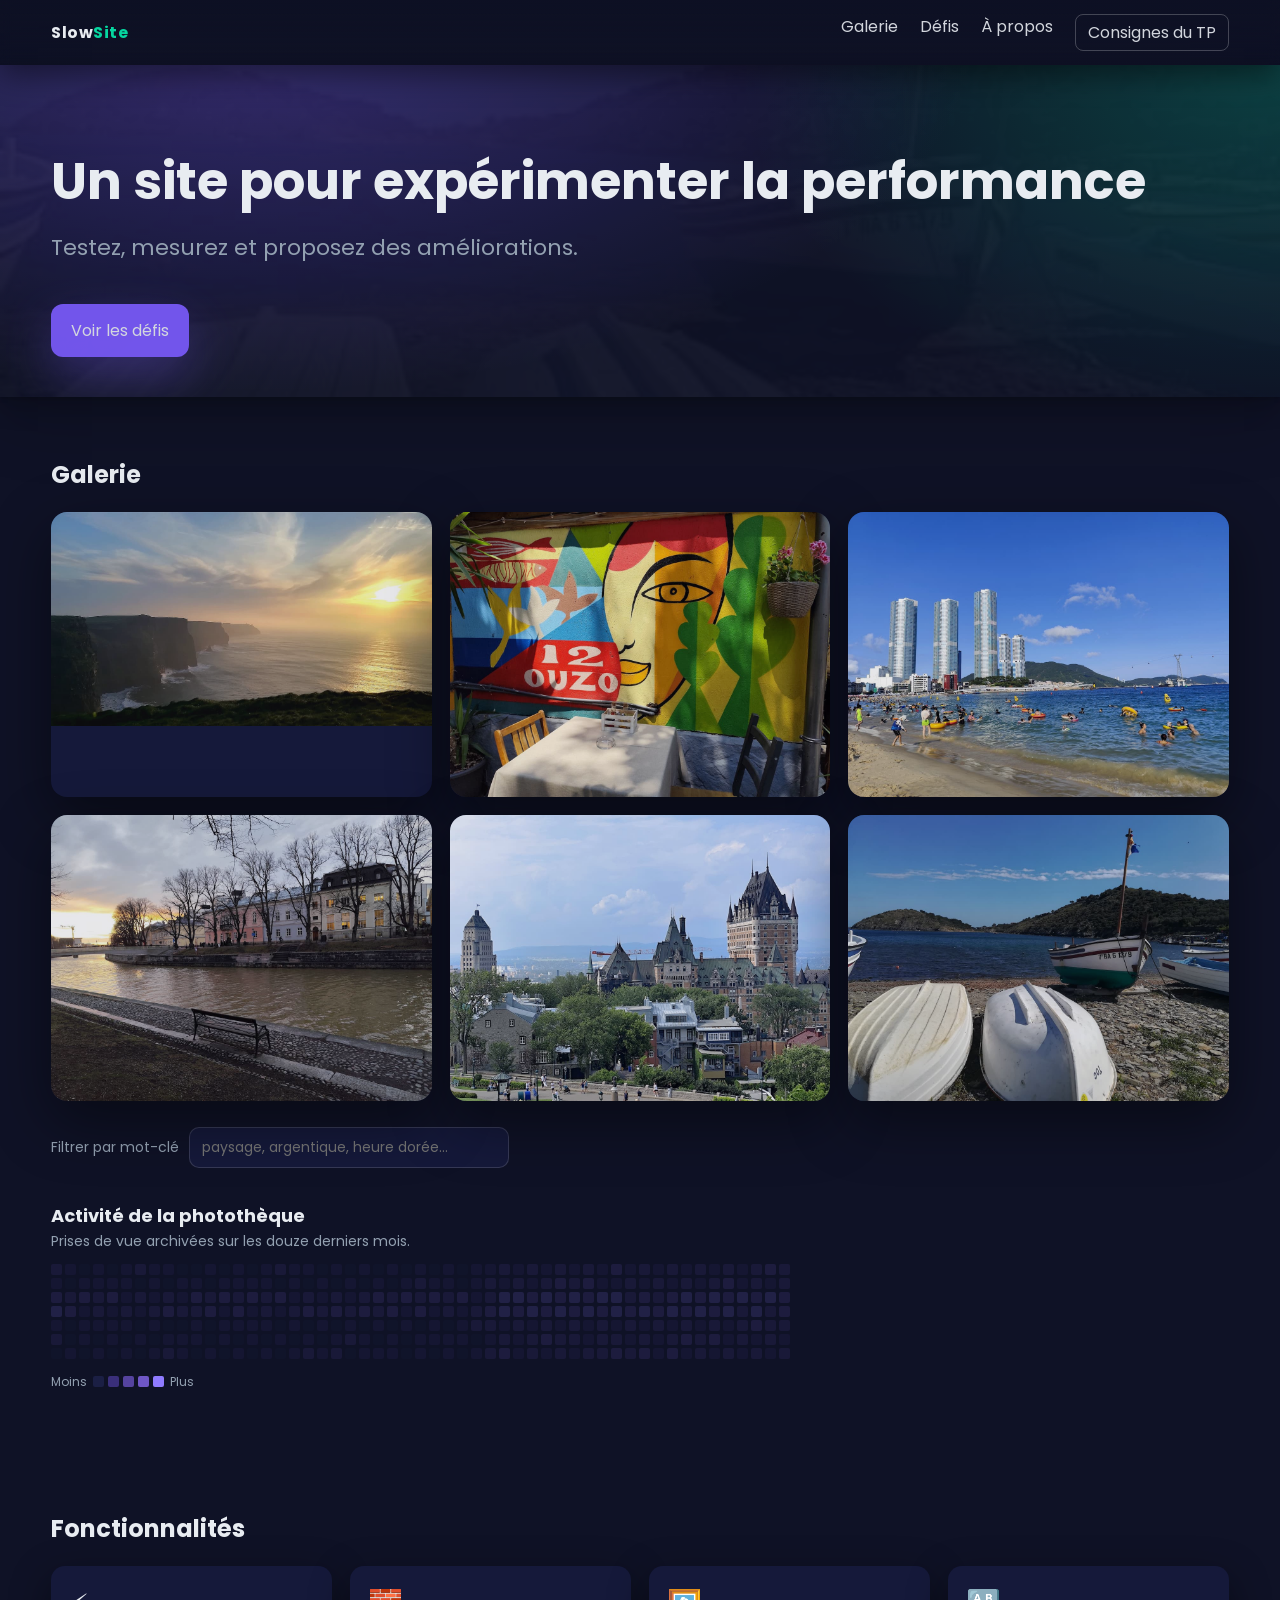
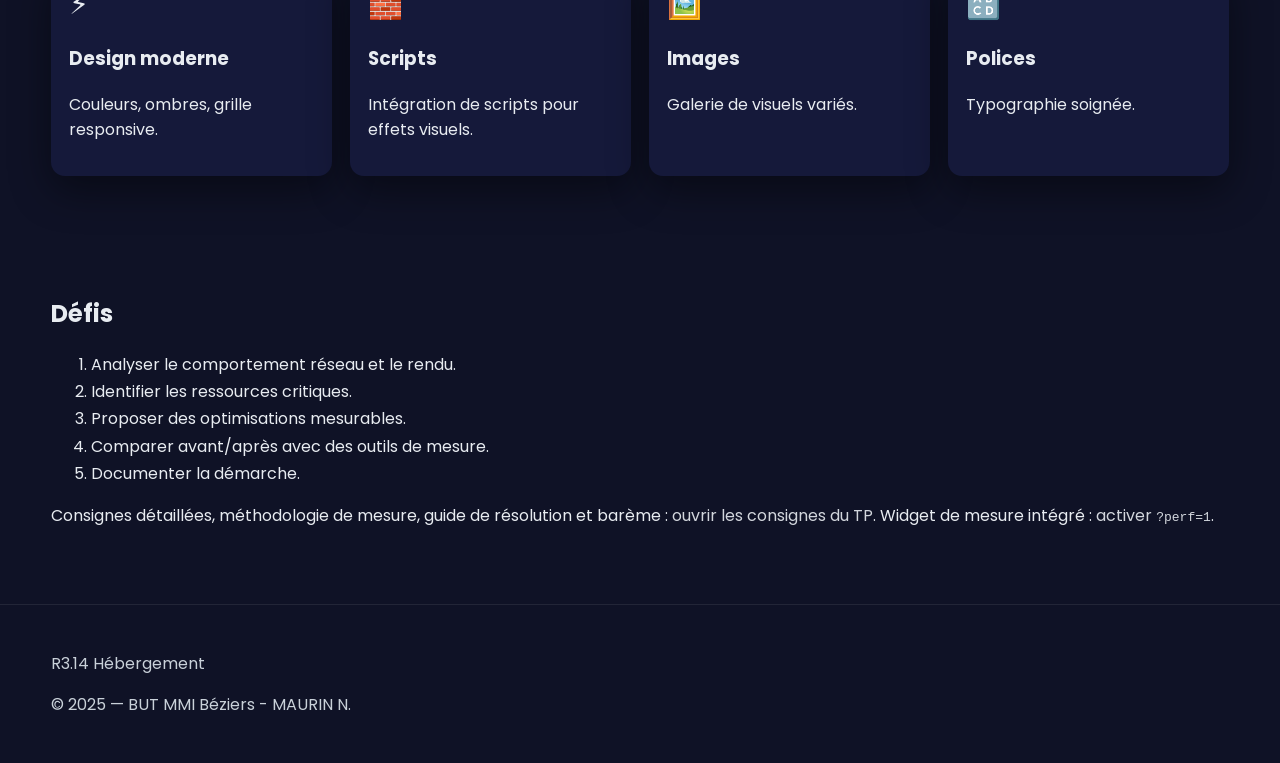
<file: index.html>
<!DOCTYPE html>
<html lang="fr">
  <head>
    <meta charset="utf-8" />
    <meta name="viewport" content="width=device-width, initial-scale=1" />
    <title>Site non optimisé...</title>

    <link rel="icon" type="image/png" href="img/favicon.png" />
    <link rel="stylesheet" href="css/styles.css" />
    <script src="js/app.js" defer></script>
    <script src="js/analytics.js" defer></script>

    <!-- ===== Infrastructure du TP : hors exercice =====================
         Le bouton « Consignes » et sa fenêtre ne font pas partie du site à
         optimiser. Inutile de les analyser, les optimiser ou les supprimer.
         Volontairement en ligne : aucune requête supplémentaire, et rien ne
         casse quand vous réécrivez css/styles.css ou js/app.js.
         ================================================================ -->
    <style>
      .tp-link{border:1px solid rgba(255,255,255,.25);border-radius:8px;padding:5px 12px}
      .tp-link:hover{background:rgba(255,255,255,.08)}
      /* Cette entrée de menu supplémentaire fait déborder la barre sur petit
         écran : on autorise le retour à la ligne. */
      @media (max-width:640px){
        .menu{flex-wrap:wrap;justify-content:flex-end;gap:8px 14px}
      }
      #tp-modal{width:min(1000px,94vw);height:min(86vh,900px);padding:0;border:0;
        border-radius:14px;background:#0f1226;color:#E8ECF1;overflow:hidden}
      #tp-modal::backdrop{background:rgba(4,6,18,.72)}
      .tp-modal-bar{display:flex;align-items:center;justify-content:space-between;
        gap:12px;padding:10px 14px;border-bottom:1px solid rgba(255,255,255,.12);
        font:600 15px/1.3 system-ui,Segoe UI,Roboto,Arial,sans-serif}
      .tp-modal-bar button{background:transparent;color:#E8ECF1;cursor:pointer;
        border:1px solid rgba(255,255,255,.25);border-radius:8px;padding:5px 11px;font:inherit}
      .tp-modal-bar button:hover{background:rgba(255,255,255,.1)}
      #tp-modal iframe{display:block;width:100%;height:calc(100% - 45px);border:0}
    </style>
  </head>
  <body>
    <div class="topbar">
      <div class="container nav">
        <div class="logo">Slow<span>Site</span></div>
        <div class="menu">
          <a href="#galerie">Galerie</a>
          <a href="#defis">Défis</a>
          <a href="#apropos">À propos</a>
          <a class="tp-link js-consignes" href="consignes.html">Consignes du TP</a>
        </div>
      </div>
    </div>

    <div class="hero">
      <div class="container hero-inner">
        <div class="hero-text">
          <h1>Un site pour expérimenter la performance</h1>
          <p>Testez, mesurez et proposez des améliorations.</p>
          <a class="cta" href="#defis">Voir les défis</a>
        </div>
      </div>
    </div>

    <div id="galerie" class="section gallery">
      <div class="container">
        <h2>Galerie</h2>
        <div class="grid">
          <div class="card" data-mots="paysage montagne aube brume grand angle">
            <a href="img1.html"><img src="img/img1.jpg" alt="Image 1" width="1200" height="677" /></a>
          </div>
          <div class="card" data-mots="architecture ville façade contraste élevé">
            <a href="img2.html"><img src="img/img2.jpg" alt="Image 2" width="1200" height="900" /></a>
          </div>
          <div class="card" data-mots="portrait studio clair-obscur noir profond">
            <a href="img3.html"><img src="img/img3.jpg" alt="Image 3" width="1200" height="900" /></a>
          </div>
          <div class="card" data-mots="littoral falaise heure dorée pose longue">
            <a href="img4.html"><img src="img/img4.jpg" alt="Image 4" width="1200" height="900" /></a>
          </div>
          <div class="card" data-mots="photo de rue ruelle silhouette monochrome">
            <a href="img5.html"><img src="img/img5.jpg" alt="Image 5" width="1200" height="900" /></a>
          </div>
          <div class="card" data-mots="forêt sentier lumière rasante macro">
            <a href="img6.html"><img src="img/img6.jpg" alt="Image 6" width="1200" height="900" /></a>
          </div>
        </div>
        <div class="gallery-filter">
          <label for="q">Filtrer par mot-clé</label>
          <input id="q" type="search" list="motscles" autocomplete="off"
                 placeholder="paysage, argentique, heure dorée…" />
          <datalist id="motscles"></datalist>
          <p id="filter-info" class="filter-info"></p>
        </div>

        <div class="activity">
          <h3 class="activity-title">Activité de la photothèque</h3>
          <p class="activity-sub">Prises de vue archivées sur les douze derniers mois.</p>
          <div class="activity-scroll">
            <div id="calendrier" class="calendar"></div>
          </div>
          <p class="activity-legend">
            <span>Moins</span>
            <i class="lvl lvl-0"></i><i class="lvl lvl-1"></i><i class="lvl lvl-2"></i><i class="lvl lvl-3"></i><i class="lvl lvl-4"></i>
            <span>Plus</span>
          </p>
        </div>
      </div>
    </div>

    <div id="apropos" class="section features">
      <div class="container">
        <h2>Fonctionnalités</h2>
        <div class="features-grid">
          <div class="feature">
            <div class="icon">⚡</div>
            <h3>Design moderne</h3>
            <p>Couleurs, ombres, grille responsive.</p>
          </div>
          <div class="feature">
            <div class="icon">🧱</div>
            <h3>Scripts</h3>
            <p>Intégration de scripts pour effets visuels.</p>
          </div>
          <div class="feature">
            <div class="icon">🖼️</div>
            <h3>Images</h3>
            <p>Galerie de visuels variés.</p>
          </div>
          <div class="feature">
            <div class="icon">🔠</div>
            <h3>Polices</h3>
            <p>Typographie soignée.</p>
          </div>
        </div>
      </div>
    </div>

    <div id="defis" class="section challenges">
      <div class="container">
        <h2>Défis</h2>
        <ol>
          <li>Analyser le comportement réseau et le rendu.</li>
          <li>Identifier les ressources critiques.</li>
          <li>Proposer des optimisations mesurables.</li>
          <li>Comparer avant/après avec des outils de mesure.</li>
          <li>Documenter la démarche.</li>
        </ol>
        <p>
          Consignes détaillées, méthodologie de mesure, guide de résolution et
          barème : <a class="js-consignes" href="consignes.html">ouvrir les
          consignes du TP</a>. Widget de mesure intégré :
          <a href="?perf=1">activer <code>?perf=1</code></a>.
        </p>
      </div>
    </div>

    <div class="footer">
      <div class="container">
        <p>R3.14 Hébergement</p>
        <p>© 2025 — BUT MMI Béziers - MAURIN N.</p>
      </div>
    </div>

    <!-- ===== Infrastructure du TP : hors exercice ===================== -->
    <dialog id="tp-modal" aria-labelledby="tp-modal-titre">
      <div class="tp-modal-bar">
        <span id="tp-modal-titre">Consignes du TP</span>
        <span>
          <a class="tp-link" href="consignes.html" target="_blank" rel="noopener">Ouvrir dans un onglet</a>
          <button type="button" data-tp-close>Fermer</button>
        </span>
      </div>
      <iframe title="Consignes du TP" data-src="consignes.html"></iframe>
    </dialog>

    <script>
      /* Ouvre les consignes en fenêtre modale. Sans JavaScript, ou si
         <dialog> n'est pas supporté, les liens naviguent normalement vers
         consignes.html : le contenu reste accessible dans tous les cas.
         L'iframe n'est chargée qu'à la première ouverture, pour ne rien
         ajouter au chargement de la page mesurée. */
      (function () {
        var modal = document.getElementById('tp-modal');
        var liens = document.querySelectorAll('.js-consignes');
        if (!modal || !liens.length || typeof modal.showModal !== 'function') return;

        var frame = modal.querySelector('iframe');
        for (var i = 0; i < liens.length; i++) {
          liens[i].addEventListener('click', function (e) {
            e.preventDefault();
            if (!frame.getAttribute('src')) {
              frame.setAttribute('src', frame.dataset.src);
            }
            modal.showModal();
          });
        }
        modal.querySelector('[data-tp-close]').addEventListener('click', function () {
          modal.close();
        });
        // Échap ne remonte pas d'une iframe vers le <dialog> parent : on
        // écoute donc aussi dans le document embarqué (même origine).
        frame.addEventListener('load', function () {
          try {
            frame.contentDocument.addEventListener('keydown', function (e) {
              if (e.key === 'Escape') modal.close();
            });
          } catch (err) { /* origine différente : la touche Échap n'agira pas */ }
        });
        // Clic sur le fond sombre : la cible est alors le <dialog> lui-même.
        modal.addEventListener('click', function (e) {
          if (e.target === modal) modal.close();
        });
      })();
      /* ================================================================ */

      if (new URLSearchParams(location.search).has('perf')) {
        var s = document.createElement('script');
        s.src = 'js/metrics.js';
        s.defer = true;
        document.head.appendChild(s);
      }
    </script>
  </body>
</html>
</file>
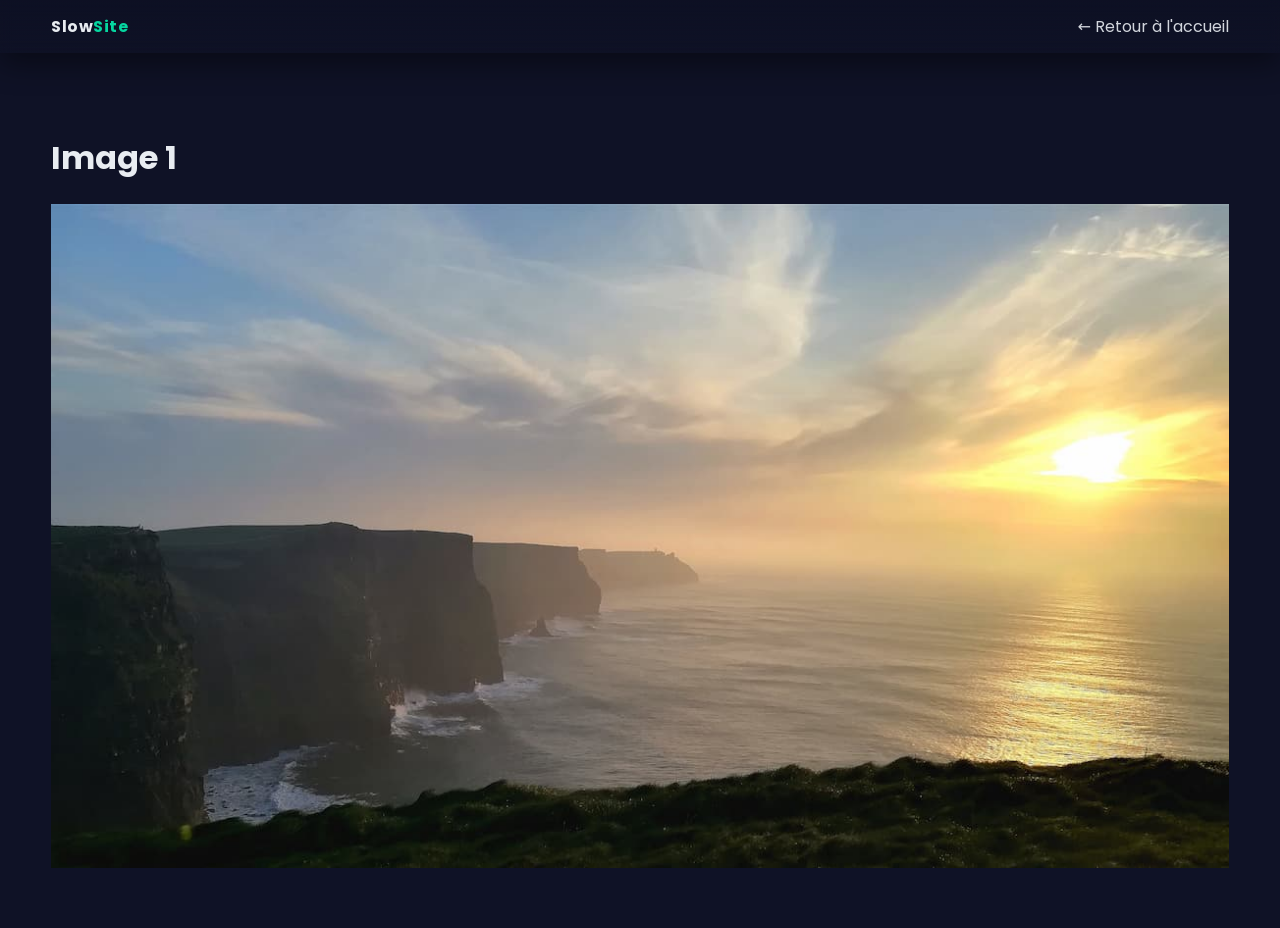
<file: img1.html>
<!DOCTYPE html>
<html lang="fr">
<head>
  <meta charset="utf-8" />
  <meta name="viewport" content="width=device-width, initial-scale=1" />
  <title>Image 1</title>
  <link rel="icon" type="image/png" href="img/favicon.png">
  <link rel="stylesheet" href="css/styles.css">
  <script src="js/app.js" defer></script>
</head>
<body>
  <div class="topbar"><div class="container nav"><div class="logo">Slow<span>Site</span></div><div class="menu"><a href="index.html">← Retour à l'accueil</a></div></div></div>
  <div class="section image-page"><div class="container">
    <h1>Image 1</h1>
    <div class="image-wrapper"><img src="img/img1.jpg" alt="Image 1"></div>
  </div></div>
  <script>
    if (new URLSearchParams(location.search).has('perf')) {
      var s = document.createElement('script');
      s.src = 'js/metrics.js'; s.defer = true; document.head.appendChild(s);
    }
  </script>
</body>
</html>
</file>
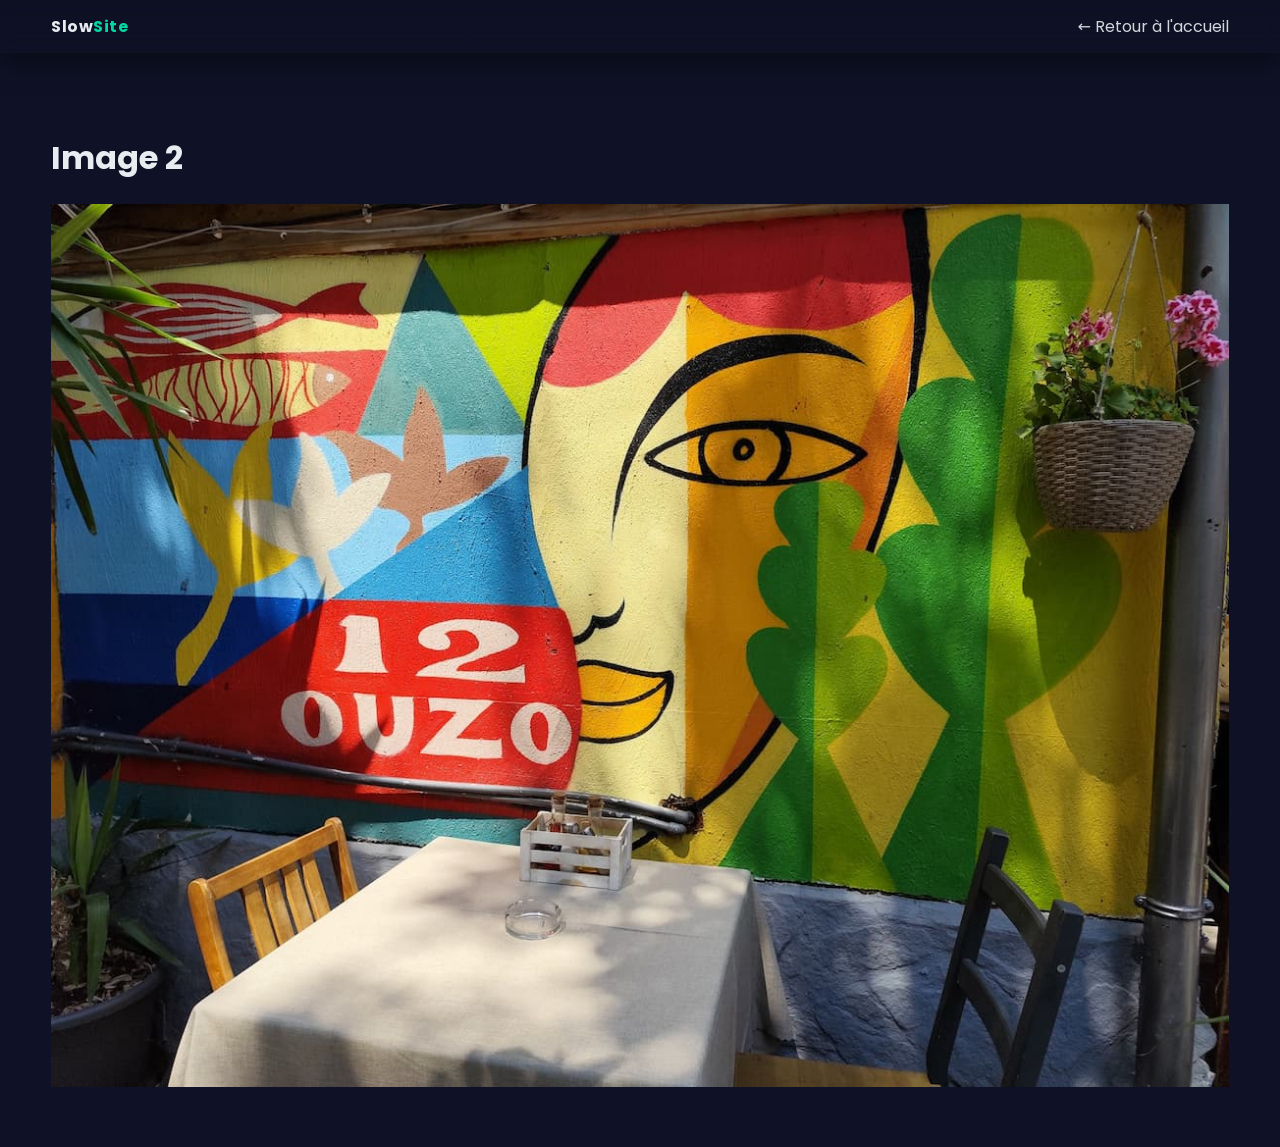
<file: img2.html>
<!DOCTYPE html>
<html lang="fr">
<head>
  <meta charset="utf-8" />
  <meta name="viewport" content="width=device-width, initial-scale=1" />
  <title>Image 2</title>
  <link rel="icon" type="image/png" href="img/favicon.png">
  <link rel="stylesheet" href="css/styles.css">
  <script src="js/app.js" defer></script>
</head>
<body>
  <div class="topbar"><div class="container nav"><div class="logo">Slow<span>Site</span></div><div class="menu"><a href="index.html">← Retour à l'accueil</a></div></div></div>
  <div class="section image-page"><div class="container">
    <h1>Image 2</h1>
    <div class="image-wrapper"><img src="img/img2.jpg" alt="Image 2"></div>
  </div></div>
  <script>
    if (new URLSearchParams(location.search).has('perf')) {
      var s = document.createElement('script');
      s.src = 'js/metrics.js'; s.defer = true; document.head.appendChild(s);
    }
  </script>
</body>
</html>
</file>
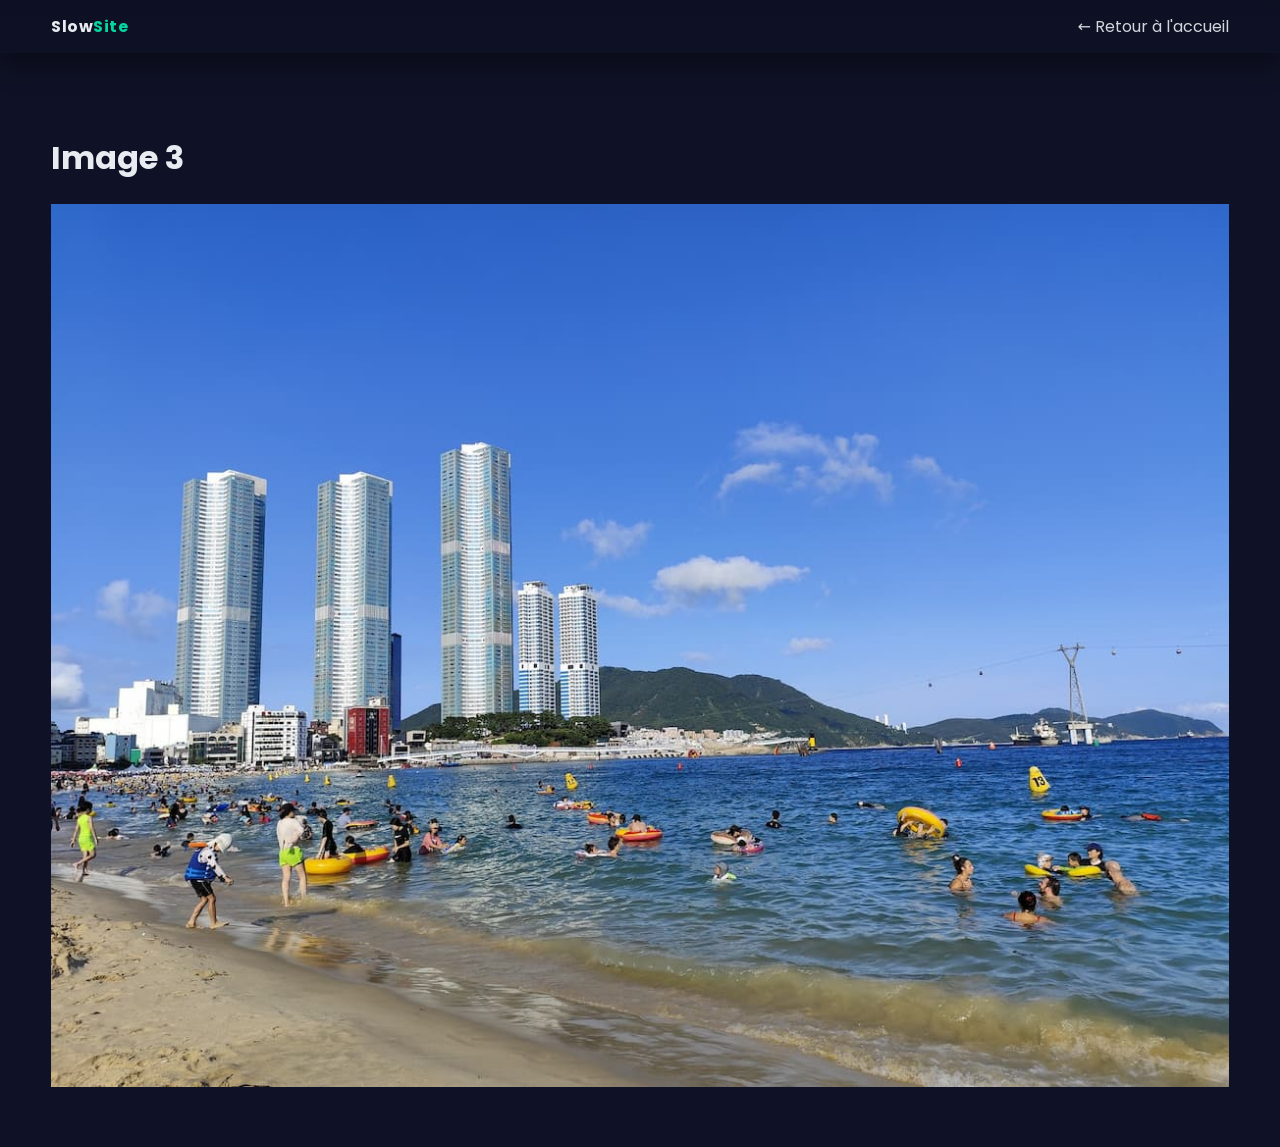
<file: img3.html>
<!DOCTYPE html>
<html lang="fr">
<head>
  <meta charset="utf-8" />
  <meta name="viewport" content="width=device-width, initial-scale=1" />
  <title>Image 3</title>
  <link rel="icon" type="image/png" href="img/favicon.png">
  <link rel="stylesheet" href="css/styles.css">
  <script src="js/app.js" defer></script>
</head>
<body>
  <div class="topbar"><div class="container nav"><div class="logo">Slow<span>Site</span></div><div class="menu"><a href="index.html">← Retour à l'accueil</a></div></div></div>
  <div class="section image-page"><div class="container">
    <h1>Image 3</h1>
    <div class="image-wrapper"><img src="img/img3.jpg" alt="Image 3"></div>
  </div></div>
  <script>
    if (new URLSearchParams(location.search).has('perf')) {
      var s = document.createElement('script');
      s.src = 'js/metrics.js'; s.defer = true; document.head.appendChild(s);
    }
  </script>
</body>
</html>
</file>
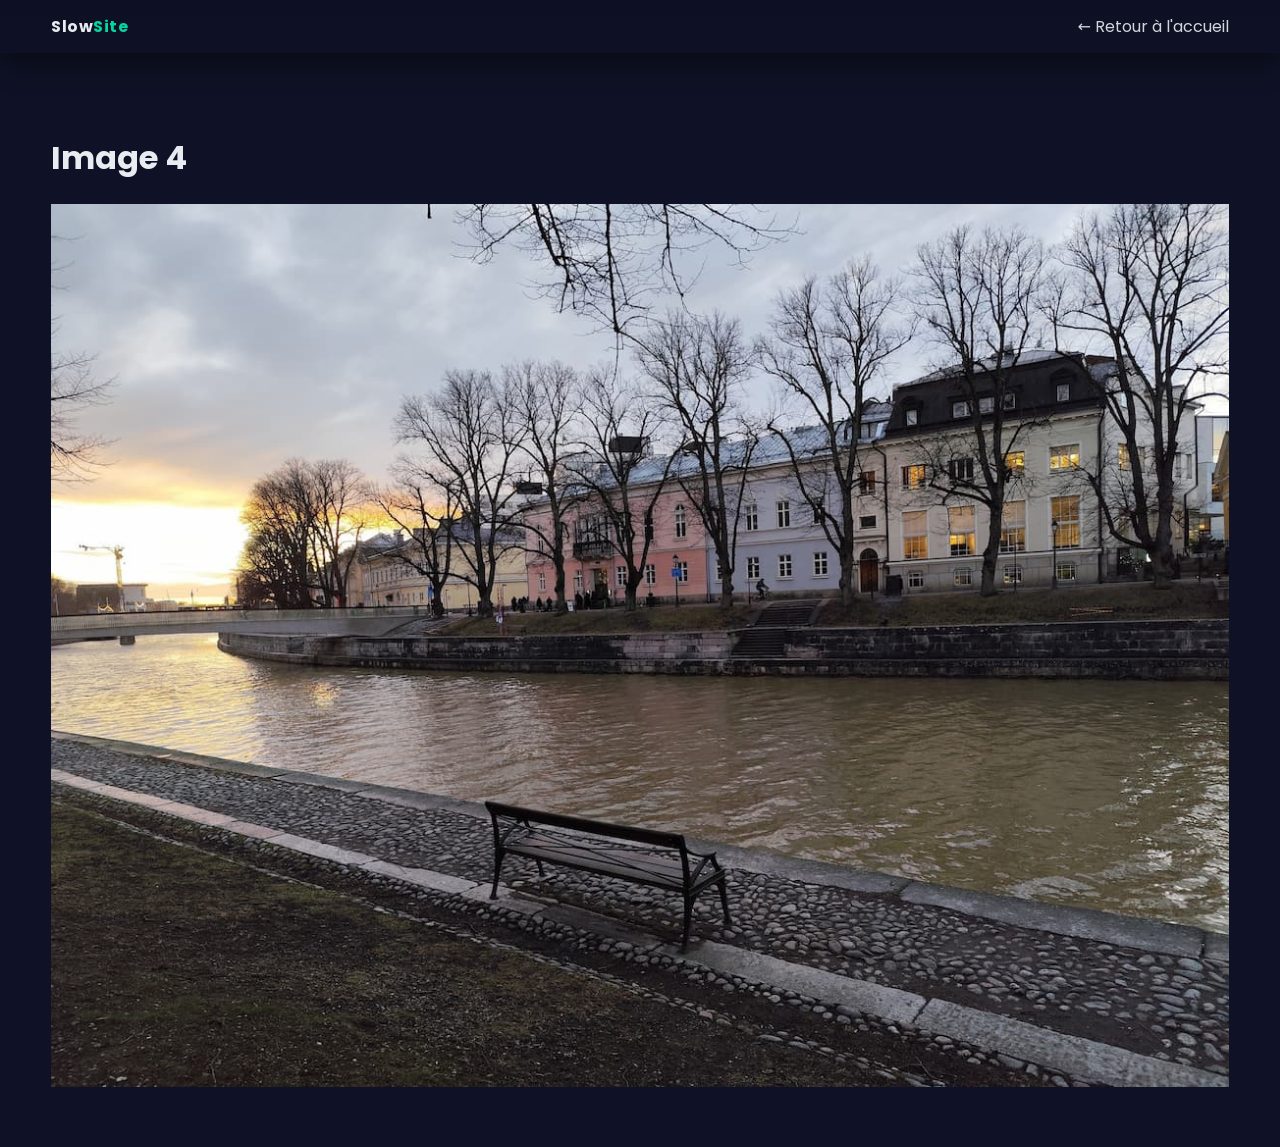
<file: img4.html>
<!DOCTYPE html>
<html lang="fr">
<head>
  <meta charset="utf-8" />
  <meta name="viewport" content="width=device-width, initial-scale=1" />
  <title>Image 4</title>
  <link rel="icon" type="image/png" href="img/favicon.png">
  <link rel="stylesheet" href="css/styles.css">
  <script src="js/app.js" defer></script>
</head>
<body>
  <div class="topbar"><div class="container nav"><div class="logo">Slow<span>Site</span></div><div class="menu"><a href="index.html">← Retour à l'accueil</a></div></div></div>
  <div class="section image-page"><div class="container">
    <h1>Image 4</h1>
    <div class="image-wrapper"><img src="img/img4.jpg" alt="Image 4"></div>
  </div></div>
  <script>
    if (new URLSearchParams(location.search).has('perf')) {
      var s = document.createElement('script');
      s.src = 'js/metrics.js'; s.defer = true; document.head.appendChild(s);
    }
  </script>
</body>
</html>
</file>
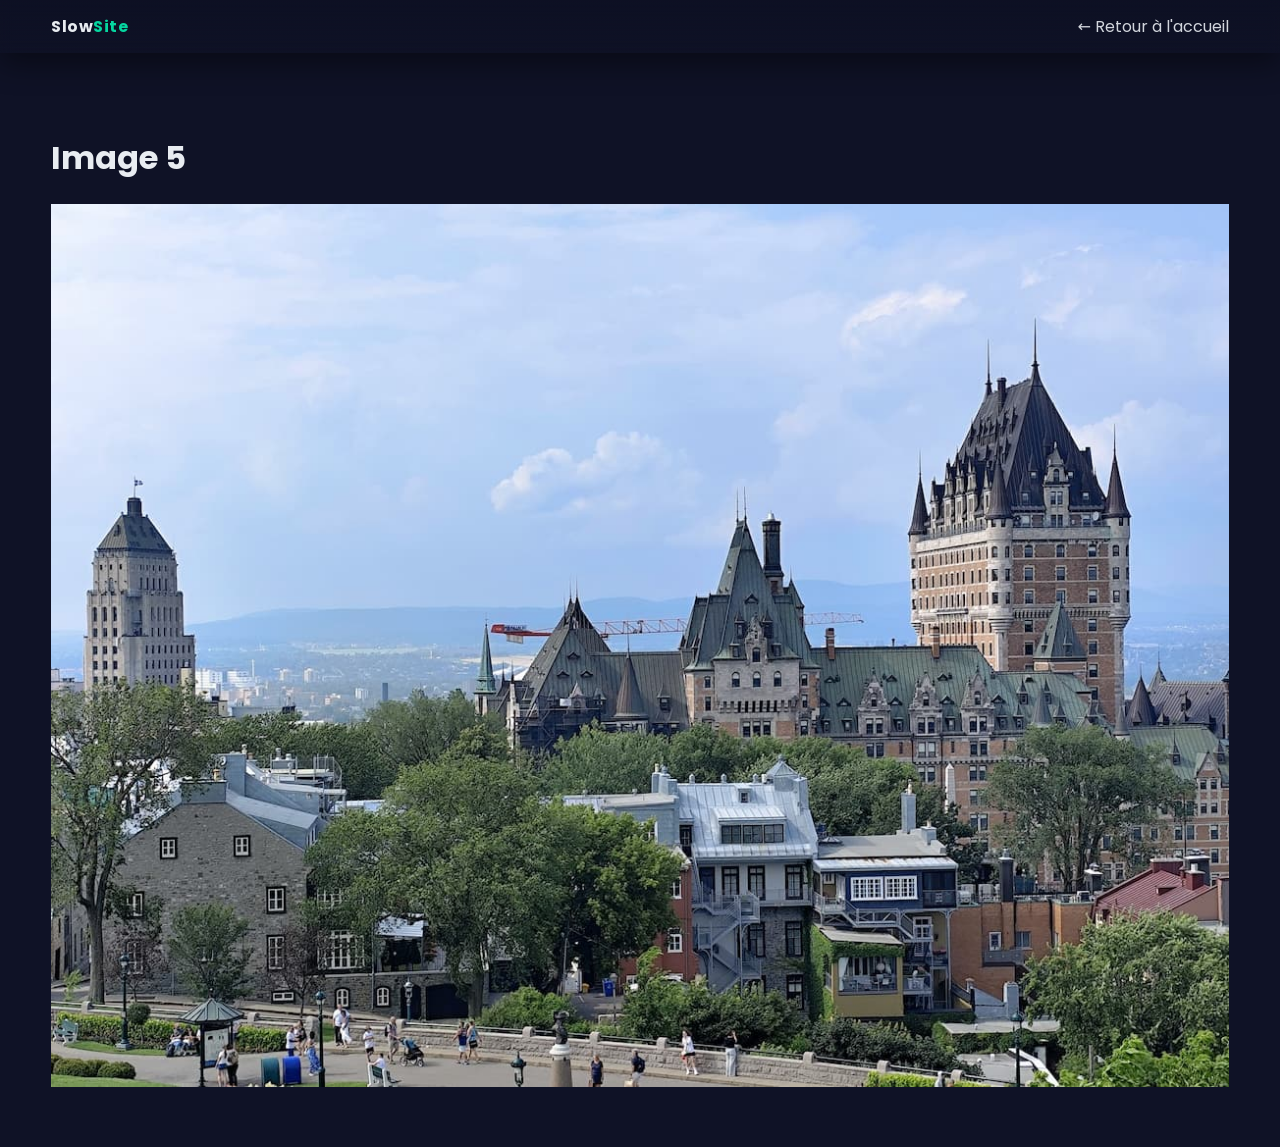
<file: img5.html>
<!DOCTYPE html>
<html lang="fr">
<head>
  <meta charset="utf-8" />
  <meta name="viewport" content="width=device-width, initial-scale=1" />
  <title>Image 5</title>
  <link rel="icon" type="image/png" href="img/favicon.png">
  <link rel="stylesheet" href="css/styles.css">
  <script src="js/app.js" defer></script>
</head>
<body>
  <div class="topbar"><div class="container nav"><div class="logo">Slow<span>Site</span></div><div class="menu"><a href="index.html">← Retour à l'accueil</a></div></div></div>
  <div class="section image-page"><div class="container">
    <h1>Image 5</h1>
    <div class="image-wrapper"><img src="img/img5.jpg" alt="Image 5"></div>
  </div></div>
  <script>
    if (new URLSearchParams(location.search).has('perf')) {
      var s = document.createElement('script');
      s.src = 'js/metrics.js'; s.defer = true; document.head.appendChild(s);
    }
  </script>
</body>
</html>
</file>
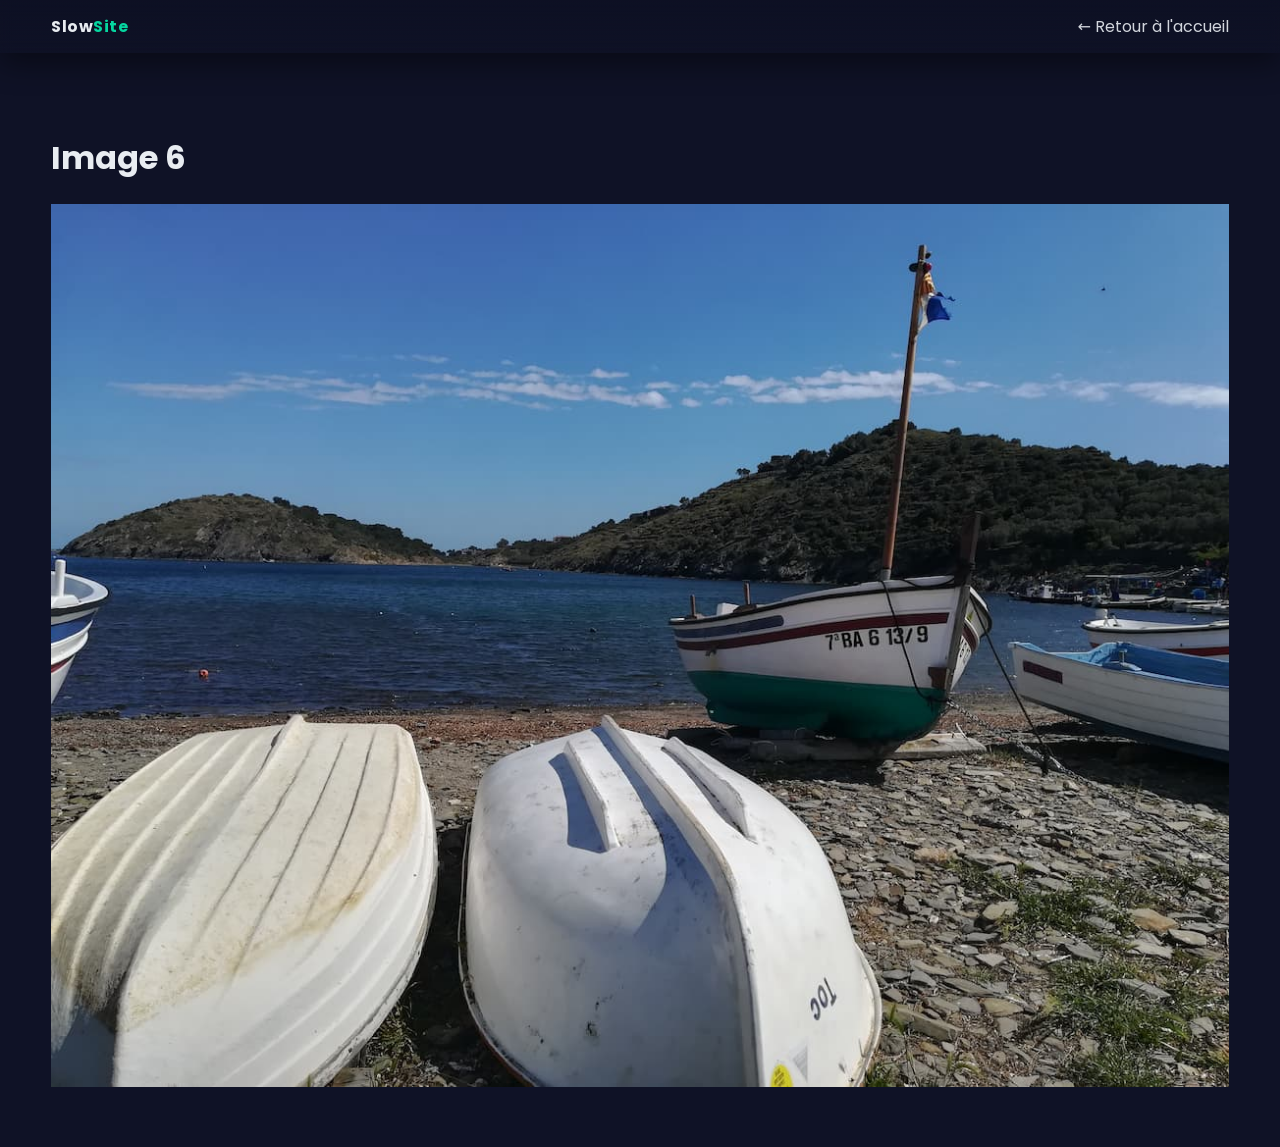
<file: img6.html>
<!DOCTYPE html>
<html lang="fr">
<head>
  <meta charset="utf-8" />
  <meta name="viewport" content="width=device-width, initial-scale=1" />
  <title>Image 6</title>
  <link rel="icon" type="image/png" href="img/favicon.png">
  <link rel="stylesheet" href="css/styles.css">
  <script src="js/app.js" defer></script>
</head>
<body>
  <div class="topbar"><div class="container nav"><div class="logo">Slow<span>Site</span></div><div class="menu"><a href="index.html">← Retour à l'accueil</a></div></div></div>
  <div class="section image-page"><div class="container">
    <h1>Image 6</h1>
    <div class="image-wrapper"><img src="img/img6.jpg" alt="Image 6"></div>
  </div></div>
  <script>
    if (new URLSearchParams(location.search).has('perf')) {
      var s = document.createElement('script');
      s.src = 'js/metrics.js'; s.defer = true; document.head.appendChild(s);
    }
  </script>
</body>
</html>
</file>
<file: css/styles.css>
@import url('https://fonts.googleapis.com/css2?family=Poppins:wght@400;600&display=swap');
.hero, .card, .feature, .cta{
  box-shadow: 0 2px 4px rgba(0,0,0,.14), 0 8px 24px rgba(0,0,0,.22), 0 24px 60px rgba(0,0,0,.18);
}
.hero{position:relative;overflow:hidden}
.hero::before{content:"";position:absolute;inset:0;background:url('../img/hero-bg.jpg') center / cover no-repeat;opacity:.04;pointer-events:none}
.hero-inner{position:relative;z-index:1}
:root{--bg:#0f1226;--fg:#E8ECF1;--muted:#93A1B1;--primary:#7C5CFF;--accent:#06D6A0;--card:#15193A;--shadow:rgba(0,0,0,0.45)}
*{box-sizing:border-box}
html,body{margin:0;padding:0;background:var(--bg);color:var(--fg);font-family:'Poppins',system-ui,Segoe UI,Roboto,Arial,sans-serif}
.container{width:min(1200px,92%);margin:0 auto}
a{color:var(--fg);text-decoration:none;opacity:.9}a:hover{opacity:1}
.topbar{position:sticky;top:0;backdrop-filter:blur(6px);background:linear-gradient(180deg,rgba(13,16,35,.8),rgba(13,16,35,.2));z-index:10;box-shadow:0 10px 30px var(--shadow)}
.nav{display:flex;align-items:center;justify-content:space-between;padding:14px 0}
.logo{font-weight:700;letter-spacing:.5px}.logo span{color:var(--accent)}.menu{display:flex;gap:22px}
.hero{padding:90px 0 40px;background:radial-gradient(1200px 600px at 20% -10%, rgba(124,92,255,.35), transparent 60%), radial-gradient(900px 600px at 100% 0%, rgba(6,214,160,.25), transparent 60%)}
.hero-inner{display:grid;grid-template-columns:1fr;gap:28px}
.hero h1{font-size:clamp(28px,4vw,56px);line-height:1.05;margin:0 0 10px}
.hero p{font-size:clamp(16px,1.8vw,22px);color:var(--muted)}
.highlight{color:var(--accent)}
.cta{display:inline-block;margin-top:18px;background:var(--primary);padding:14px 20px;border-radius:12px;box-shadow:0 20px 50px rgba(124,92,255,.35);transition:transform .2s ease, box-shadow .2s ease}
.cta:hover{transform:translateY(-2px);box-shadow:0 28px 60px rgba(124,92,255,.45)}
.section{padding:60px 0}.section h2{margin:0 0 20px}
.gallery .grid{display:grid;grid-template-columns:repeat(3,1fr);gap:18px}
.card{background:var(--card);border-radius:16px;overflow:hidden;box-shadow:0 20px 60px var(--shadow)}
.card img{display:block;width:100%;height:auto;opacity:0;transition:opacity .6s ease}
.card img.loaded{opacity:1}
.features-grid{display:grid;grid-template-columns:repeat(4,1fr);gap:18px}
.feature{background:var(--card);padding:18px;border-radius:14px;box-shadow:0 14px 40px var(--shadow)}
.feature .icon{font-size:28px}
.challenges ol{line-height:1.7}
.footer{padding:30px 0;border-top:1px solid rgba(255,255,255,.08);color:#c9d1d9}
@media (max-width:900px){.features-grid{grid-template-columns:repeat(2,1fr)}.gallery .grid{grid-template-columns:repeat(2,1fr)}}
@media (max-width:560px){.features-grid{grid-template-columns:1fr}.gallery .grid{grid-template-columns:1fr}}

/* --- Filtrage de la galerie --- */
.gallery-filter{display:flex;align-items:center;flex-wrap:wrap;gap:10px;margin-top:26px}
.gallery-filter label{color:var(--muted);font-size:14px}
.gallery-filter input{background:var(--card);color:var(--fg);border:1px solid rgba(255,255,255,.14);
  border-radius:10px;padding:9px 12px;min-width:min(320px,100%);font:inherit;font-size:14px}
.gallery-filter input:focus{outline:2px solid var(--primary);outline-offset:1px}
.filter-info{margin:0;color:var(--muted);font-size:13px}
.card{transform:translateY(24px);transition:transform .35s ease}
.card.visible{transform:translateY(0)}

/* --- Calendrier d'activité --- */
.activity{margin-top:34px}
.activity-title{margin:0 0 2px;font-size:18px}
.activity-sub{margin:0 0 12px;color:var(--muted);font-size:14px}
.activity-scroll{overflow-x:auto;padding-bottom:4px}
.calendar{display:grid;grid-auto-flow:column;grid-template-rows:repeat(7,11px);
  grid-auto-columns:11px;gap:3px;width:max-content}
.cal-day{border-radius:2px;background:var(--lvl0);transition:opacity .25s linear}
/* Rampe séquentielle à teinte unique, du plus sombre au plus clair. */
:root{--lvl0:#1b1f44;--lvl1:#3a2f7a;--lvl2:#55439f;--lvl3:#6f57c6;--lvl4:#8f7bff}
.cal-day[data-n="1"]{background:var(--lvl1)}
.cal-day[data-n="2"]{background:var(--lvl2)}
.cal-day[data-n="3"]{background:var(--lvl3)}
.cal-day[data-n="4"]{background:var(--lvl4)}
.activity-legend{display:flex;align-items:center;gap:4px;margin:10px 0 0;
  color:var(--muted);font-size:12px}
.activity-legend .lvl{width:11px;height:11px;border-radius:2px;display:inline-block}
.activity-legend .lvl-0{background:var(--lvl0)}.activity-legend .lvl-1{background:var(--lvl1)}
.activity-legend .lvl-2{background:var(--lvl2)}.activity-legend .lvl-3{background:var(--lvl3)}
.activity-legend .lvl-4{background:var(--lvl4)}
.activity-legend span:first-child{margin-right:2px}
.activity-legend span:last-child{margin-left:2px}
.image-wrapper img{display:block;width:100%;height:auto}
</file>
